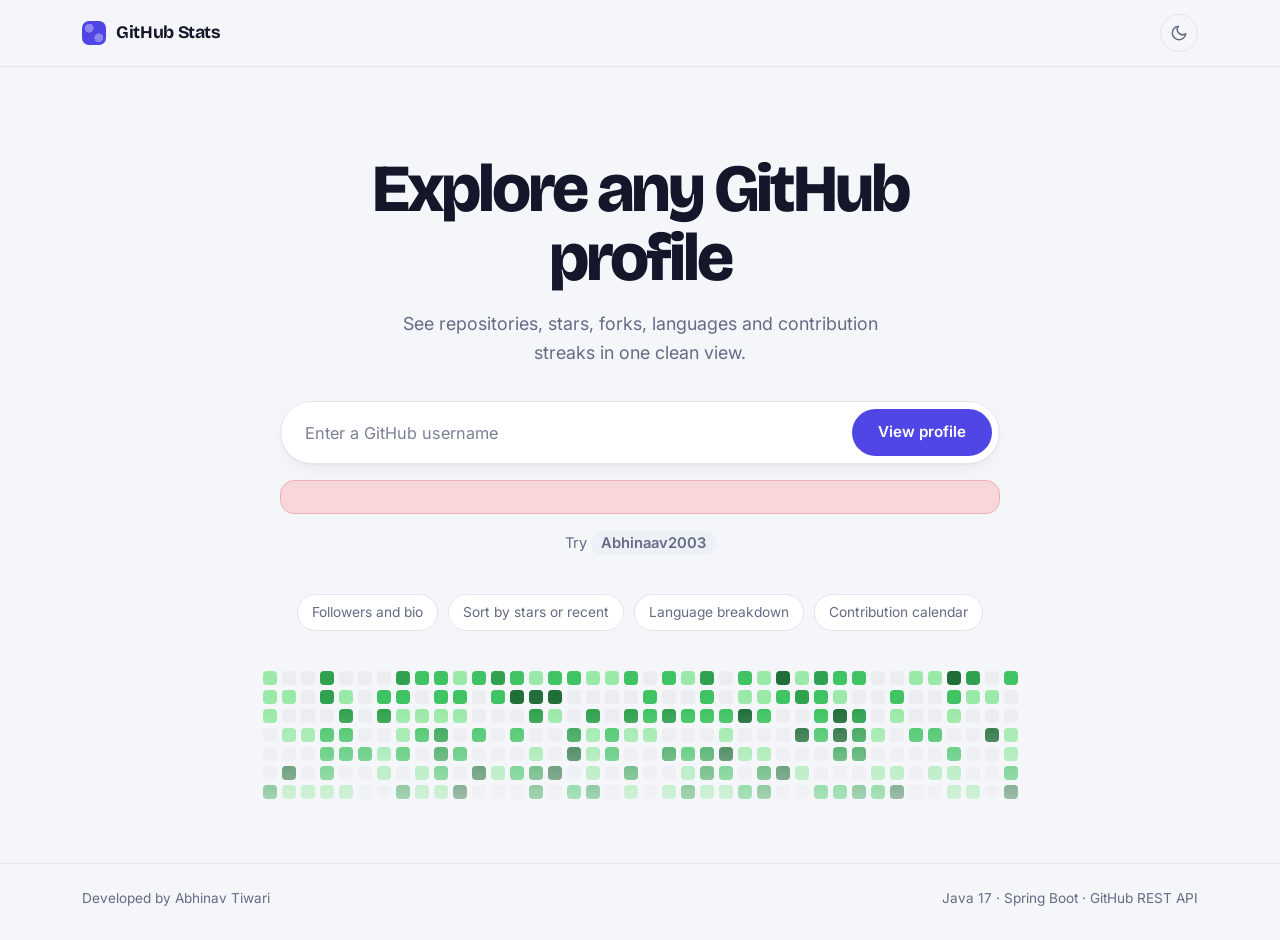
<file: src/main/resources/templates/index.html>
<!DOCTYPE html>
<html lang="en" data-bs-theme="light" xmlns:th="http://www.thymeleaf.org">
<head>
    <meta charset="UTF-8">
    <meta name="viewport" content="width=device-width, initial-scale=1">
    <meta name="description" content="Look up any public GitHub profile and see its repositories, stars, forks, and languages.">
    <title>GitHub Stats Viewer</title>
    <link rel="icon" type="image/x-icon" th:href="@{/assets/favicon.ico}" href="assets/favicon.ico">
    <link rel="preconnect" href="https://fonts.googleapis.com">
    <link rel="preconnect" href="https://fonts.gstatic.com" crossorigin>
    <link href="https://fonts.googleapis.com/css2?family=Bricolage+Grotesque:opsz,wght@12..96,600;12..96,700;12..96,800&family=Inter:wght@400;500;600;700&display=swap" rel="stylesheet">
    <link href="https://cdn.jsdelivr.net/npm/bootstrap@5.3.3/dist/css/bootstrap.min.css" rel="stylesheet">
    <script>
/* Theme: set before first paint (load this script in <head>, synchronously). */
(function () {
  var root = document.documentElement;
  var media = window.matchMedia ? window.matchMedia('(prefers-color-scheme: dark)') : null;
  function stored() { try { return localStorage.getItem('theme'); } catch (e) { return null; } }
  function apply(t) {
    root.setAttribute('data-bs-theme', t);
    var b = document.getElementById('themeToggle');
    if (b) {
      var l = t === 'dark' ? 'Switch to light theme' : 'Switch to dark theme';
      b.setAttribute('aria-label', l); b.setAttribute('title', l);
    }
  }
  apply(stored() || (media && media.matches ? 'dark' : 'light'));

  document.addEventListener('DOMContentLoaded', function () {
    apply(root.getAttribute('data-bs-theme'));
    var b = document.getElementById('themeToggle');
    if (b) b.addEventListener('click', function () {
      var next = root.getAttribute('data-bs-theme') === 'dark' ? 'light' : 'dark';
      try { localStorage.setItem('theme', next); } catch (e) {}
      apply(next);
    });

    /* Decorative contribution-style grid on the home page */
    var g = document.getElementById('heroGrid');
    if (g) {
      var html = '';
      for (var i = 0; i < 7 * 40; i++) {
        var r = Math.random(), lv = r < .38 ? 0 : r < .62 ? 1 : r < .82 ? 2 : r < .94 ? 3 : 4;
        html += '<span class="contribution-day" data-level="' + lv + '"></span>';
      }
      g.innerHTML = html;
    }
  });
  if (media && media.addEventListener) {
    media.addEventListener('change', function (e) { if (!stored()) apply(e.matches ? 'dark' : 'light'); });
  }
})();
    </script>

    <style>
:root, [data-bs-theme="light"] {
  color-scheme: light;
  --bg:#f5f6fa; --panel:#ffffff; --soft:#eef0f7; --border:#e2e5ee;
  --text:#14172a; --muted:#646b84;
  --accent:#4f46e5; --accent-hover:#4338ca; --accent-contrast:#ffffff;
  --ring:rgba(79,70,229,.2); --cell:#ebedf0;
  --lv1:#9be9a8; --lv2:#40c463; --lv3:#30a14e; --lv4:#216e39;
  --shadow:0 1px 2px rgba(20,23,42,.04), 0 8px 24px -12px rgba(20,23,42,.12);
}
[data-bs-theme="dark"] {
  color-scheme: dark;
  --bg:#0a0c16; --panel:#12152a; --soft:#1a1e37; --border:#252a4c;
  --text:#f0f1fa; --muted:#9aa1c0;
  --accent:#8b8dff; --accent-hover:#a6a8ff; --accent-contrast:#0a0c16;
  --ring:rgba(139,141,255,.25); --cell:#161b22;
  --lv1:#0e4429; --lv2:#006d32; --lv3:#26a641; --lv4:#39d353;
  --shadow:0 1px 2px rgba(0,0,0,.3), 0 12px 32px -16px rgba(0,0,0,.6);
}

*{box-sizing:border-box}
body{
  background:var(--bg); color:var(--text);
  font-family:Inter,ui-sans-serif,system-ui,-apple-system,"Segoe UI",sans-serif;
  -webkit-font-smoothing:antialiased; min-height:100vh; display:flex; flex-direction:column;
  transition:background-color .2s ease,color .2s ease;
}
main{flex:1}
h1,h2,h3,.brand,.stat-number{font-family:"Bricolage Grotesque",Inter,system-ui,sans-serif}
a{color:var(--accent)}
.text-secondary{color:var(--muted)!important}
a:focus-visible,button:focus-visible,select:focus-visible,input:focus-visible{outline:2px solid var(--accent);outline-offset:2px}

/* Nav */
.nav-bar{position:sticky;top:0;z-index:20;padding:14px 0;
  background:color-mix(in srgb,var(--bg) 80%,transparent);
  backdrop-filter:blur(14px);-webkit-backdrop-filter:blur(14px);border-bottom:1px solid var(--border)}
.brand{color:var(--text);font-weight:700;font-size:1.1rem;letter-spacing:-.02em;text-decoration:none;display:inline-flex;align-items:center;gap:10px}
.brand:hover{color:var(--text)}
.brand-mark{width:24px;height:24px;border-radius:7px;background:var(--accent);
  background-image:radial-gradient(circle at 30% 30%,rgba(255,255,255,.35) 0 18%,transparent 19%),
  radial-gradient(circle at 70% 70%,rgba(255,255,255,.35) 0 18%,transparent 19%)}
.theme-toggle{display:inline-grid;place-items:center;width:38px;height:38px;padding:0;background:transparent;color:var(--muted);
  border:1px solid var(--border);border-radius:999px;cursor:pointer;transition:color .15s,background-color .15s}
.theme-toggle:hover{color:var(--text);background:var(--soft)}
.theme-toggle svg{width:18px;height:18px}
[data-bs-theme="dark"] .icon-moon,[data-bs-theme="light"] .icon-sun{display:none}
.btn-ghost{display:inline-flex;align-items:center;height:38px;padding:0 16px;color:var(--text);text-decoration:none;
  border:1px solid var(--border);border-radius:999px;font-size:.875rem;font-weight:500;background:var(--panel)}
.btn-ghost:hover{background:var(--soft);color:var(--text)}
.btn-solid{display:block;text-align:center;padding:11px 18px;border-radius:12px;text-decoration:none;
  background:var(--accent);color:var(--accent-contrast);font-weight:600;font-size:.92rem;transition:background-color .15s}
.btn-solid:hover{background:var(--accent-hover);color:var(--accent-contrast)}

/* Home */
.hero{max-width:720px;margin:0 auto;padding:88px 0 40px;text-align:center}
.hero-title{font-size:clamp(2.4rem,7vw,4.2rem);font-weight:800;letter-spacing:-.045em;line-height:1.02;margin-bottom:18px}
.hero-copy{color:var(--muted);font-size:1.12rem;line-height:1.6;margin:0 auto 34px;max-width:46ch}
.search-form{display:flex;align-items:center;gap:8px;padding:7px 7px 7px 20px;background:var(--panel);
  border:1px solid var(--border);border-radius:999px;box-shadow:var(--shadow);transition:border-color .15s,box-shadow .15s}
.search-form:focus-within{border-color:var(--accent);box-shadow:0 0 0 5px var(--ring)}
.search-input{flex:1;min-width:0;padding:11px 4px;font-size:1.02rem;background:transparent!important;color:var(--text)!important;border:0!important;box-shadow:none!important}
.search-input::placeholder{color:var(--muted);opacity:.85}
.search-button{flex-shrink:0;padding:12px 26px;border:0;border-radius:999px;cursor:pointer;background:var(--accent);
  color:var(--accent-contrast);font-weight:600;font-size:.95rem;transition:background-color .15s,transform .1s}
.search-button:hover{background:var(--accent-hover)}
.search-button:active{transform:scale(.97)}
.error-alert{border-radius:14px;text-align:left}
.example{margin-top:18px;font-size:.92rem;color:var(--muted)}
.example a{font-weight:600;text-decoration:none;background:var(--soft);padding:3px 10px;border-radius:999px;color:var(--text)}
.example a:hover{background:var(--ring)}
.features{display:flex;flex-wrap:wrap;justify-content:center;gap:10px;margin-top:40px}
.features span{background:var(--panel);border:1px solid var(--border);border-radius:999px;padding:7px 14px;font-size:.86rem;color:var(--muted)}
.hero-grid-wrap{overflow:hidden;padding-bottom:64px;
  -webkit-mask-image:linear-gradient(to bottom,#000 20%,transparent);mask-image:linear-gradient(to bottom,#000 20%,transparent)}
#heroGrid{display:grid;grid-auto-flow:column;grid-template-rows:repeat(7,14px);grid-auto-columns:14px;gap:5px;width:max-content;margin:0 auto}
#heroGrid .contribution-day{width:14px;height:14px;border-radius:4px}

/* Profile header */
.profile-head{margin:32px 0 24px;padding:28px;background:var(--panel);border:1px solid var(--border);border-radius:22px;box-shadow:var(--shadow)}
.avatar{width:104px;height:104px;border-radius:28px;border:3px solid var(--panel);box-shadow:0 0 0 2px var(--accent);object-fit:cover;background:var(--soft)}
.profile-name{font-size:clamp(1.8rem,4vw,2.5rem);font-weight:800;letter-spacing:-.04em;margin:0}
.profile-handle{color:var(--muted);text-decoration:none;font-weight:500}
.profile-handle:hover{color:var(--accent)}
.profile-bio{max-width:62ch;line-height:1.6;margin:12px 0}
.profile-meta{font-size:.86rem}
.profile-meta>*{background:var(--soft);color:var(--text);padding:5px 12px;border-radius:999px;text-decoration:none}
.profile-meta a:hover{background:var(--ring)}

/* Stats */
.stats,.contribution-stats{display:grid;grid-template-columns:repeat(4,minmax(0,1fr));gap:14px}
.stats{margin-bottom:40px}
.stat,.contribution-stat,.contribution-calendar-card,.side-panel{background:var(--panel);border:1px solid var(--border);border-radius:18px}
.stat,.contribution-stat{padding:20px 22px;min-width:0}
.stat-label{display:block;color:var(--muted);font-size:.84rem;font-weight:500}
.stat-number{display:block;font-size:clamp(1.7rem,3vw,2.25rem);font-weight:700;letter-spacing:-.04em;margin-top:6px;line-height:1.1}
.stat-note{display:block;color:var(--muted);font-size:.78rem;margin-top:2px;overflow-wrap:anywhere}

/* Sections */
.section-title{font-size:1.25rem;font-weight:700;letter-spacing:-.03em;margin:0 0 4px}
.section-sub{color:var(--muted);font-size:.88rem;margin:0}
.contribution-section{margin:0 0 44px}
.contribution-heading,.calendar-heading{display:flex;justify-content:space-between;align-items:center;flex-wrap:wrap;gap:12px}
.calendar-heading h3{font-size:1rem;font-weight:600;margin:0}
.contribution-badge{color:var(--muted);background:var(--soft);border-radius:999px;padding:6px 12px;font-size:.78rem}
.contribution-stats{margin-top:18px}
.contribution-calendar-card{padding:22px;margin-top:14px}
.contribution-calendar-scroll{overflow-x:auto;margin-top:20px;padding:2px 2px 8px}
.contribution-calendar-grid{display:grid;grid-auto-flow:column;grid-template-rows:repeat(7,12px);grid-auto-columns:12px;gap:4px;width:max-content}
.contribution-day,.contribution-legend-cell{display:block;width:12px;height:12px;border-radius:3px;background:var(--cell)}
.contribution-day[data-level="1"],.contribution-legend-cell.level-1{background:var(--lv1)}
.contribution-day[data-level="2"],.contribution-legend-cell.level-2{background:var(--lv2)}
.contribution-day[data-level="3"],.contribution-legend-cell.level-3{background:var(--lv3)}
.contribution-day[data-level="4"],.contribution-legend-cell.level-4{background:var(--lv4)}
.contribution-legend{display:flex;justify-content:flex-end;align-items:center;gap:5px;color:var(--muted);font-size:.75rem;margin-top:10px}
.contribution-empty{color:var(--muted);font-size:.9rem;padding:20px 0 4px}

/* Repos */
.sort-form .form-select{min-width:170px;border-radius:999px;font-size:.85rem;background-color:var(--panel);color:var(--text);border-color:var(--border)}
.sort-form .form-select:focus{border-color:var(--accent);box-shadow:0 0 0 4px var(--ring)}
.repo-list{display:grid;gap:12px;margin-top:20px}
.repo-card{padding:20px 22px;background:var(--panel);border:1px solid var(--border);border-radius:18px;transition:border-color .15s,box-shadow .15s}
.repo-card:hover{border-color:var(--accent);box-shadow:var(--shadow)}
.repo-link{color:var(--text);text-decoration:none;font-weight:600;font-size:1.02rem;overflow-wrap:anywhere}
.repo-link:hover{color:var(--accent)}
.repo-description{color:var(--muted);font-size:.9rem;line-height:1.55;margin:6px 0 14px}
.repo-meta{color:var(--muted);font-size:.84rem}
.repo-open{flex-shrink:0;display:grid;place-items:center;width:34px;height:34px;border-radius:50%;color:var(--muted);text-decoration:none;background:var(--soft)}
.repo-open:hover{color:var(--accent-contrast);background:var(--accent)}
.min-w-0{min-width:0}
.language-dot{display:inline-block;width:9px;height:9px;border-radius:50%;background:var(--accent);margin-right:7px}
.fork-tag{background:var(--soft);border-radius:999px;padding:1px 9px;font-size:.75rem}

/* Sidebar */
.side-panel{padding:24px}
.language-row{margin-top:16px;font-size:.88rem}
.language-progress{height:6px;background:var(--soft);border-radius:99px}
.language-progress .progress-bar{background:var(--accent);border-radius:99px}
.detail-row{display:flex;justify-content:space-between;padding:12px 0;border-bottom:1px solid var(--border);font-size:.9rem}
.detail-row:last-of-type{border-bottom:0;margin-bottom:10px}
.empty-state{padding:40px 10px;text-align:center;color:var(--muted);background:var(--panel);border:1px dashed var(--border);border-radius:18px}

.site-footer{padding:24px 0 32px;border-top:1px solid var(--border);color:var(--muted);font-size:.85rem}

@media (max-width:767px){
  .stats,.contribution-stats{grid-template-columns:repeat(2,minmax(0,1fr))}
  .profile-head{padding:22px}
  .contribution-calendar-card{padding:16px}
}
@media (max-width:576px){
  .hero{padding:48px 0 28px}
  .search-form{flex-wrap:wrap;border-radius:20px;padding:7px}
  .search-input{flex-basis:100%;padding:12px}
  .search-button{width:100%;border-radius:14px}
}
@media (prefers-reduced-motion:reduce){*{transition:none!important}}
    </style>
</head>
<body>
<nav class="nav-bar">
    <div class="container d-flex justify-content-between align-items-center">
        <a class="brand" th:href="@{/}"><span class="brand-mark"></span>GitHub Stats</a>
        <button type="button" id="themeToggle" class="theme-toggle" aria-label="Switch theme" title="Switch theme">
                <svg class="icon-sun" viewBox="0 0 24 24" fill="none" stroke="currentColor" stroke-width="2" stroke-linecap="round" stroke-linejoin="round" aria-hidden="true"><circle cx="12" cy="12" r="4"/><path d="M12 2v2M12 20v2M4.93 4.93l1.41 1.41M17.66 17.66l1.41 1.41M2 12h2M20 12h2M4.93 19.07l1.41-1.41M17.66 6.34l1.41-1.41"/></svg>
                <svg class="icon-moon" viewBox="0 0 24 24" fill="none" stroke="currentColor" stroke-width="2" stroke-linecap="round" stroke-linejoin="round" aria-hidden="true"><path d="M21 12.8A9 9 0 1 1 11.2 3a7 7 0 0 0 9.8 9.8z"/></svg>
            </button>
    </div>
</nav>

<main>
    <div class="container">
        <section class="hero">
            <h1 class="hero-title">Explore any GitHub profile</h1>
            <p class="hero-copy">See repositories, stars, forks, languages and contribution streaks in one clean view.</p>

            <form class="search-form" th:action="@{/profile}" method="get">
                <input class="form-control search-input" type="text" name="username"
                       placeholder="Enter a GitHub username"
                       th:value="${searchedUsername}" required maxlength="39" autocomplete="off"
                       aria-label="GitHub username">
                <button class="search-button" type="submit">View profile</button>
            </form>

            <div class="alert alert-danger error-alert mt-3" role="alert" th:if="${error}" th:text="${error}"></div>

            <div class="example">Try <a th:href="@{/profile(username='Abhinaav2003')}">Abhinaav2003</a></div>

            <div class="features">
                <span>Followers and bio</span>
                <span>Sort by stars or recent</span>
                <span>Language breakdown</span>
                <span>Contribution calendar</span>
            </div>
        </section>
    </div>
    <div class="hero-grid-wrap" aria-hidden="true"><div id="heroGrid"></div></div>
</main>

<footer class="site-footer">
    <div class="container d-flex flex-wrap justify-content-between gap-2">
        <span>Developed by Abhinav Tiwari</span>
        <span>Java 17 · Spring Boot · GitHub REST API</span>
    </div>
</footer>
</body>
</html>
</file>
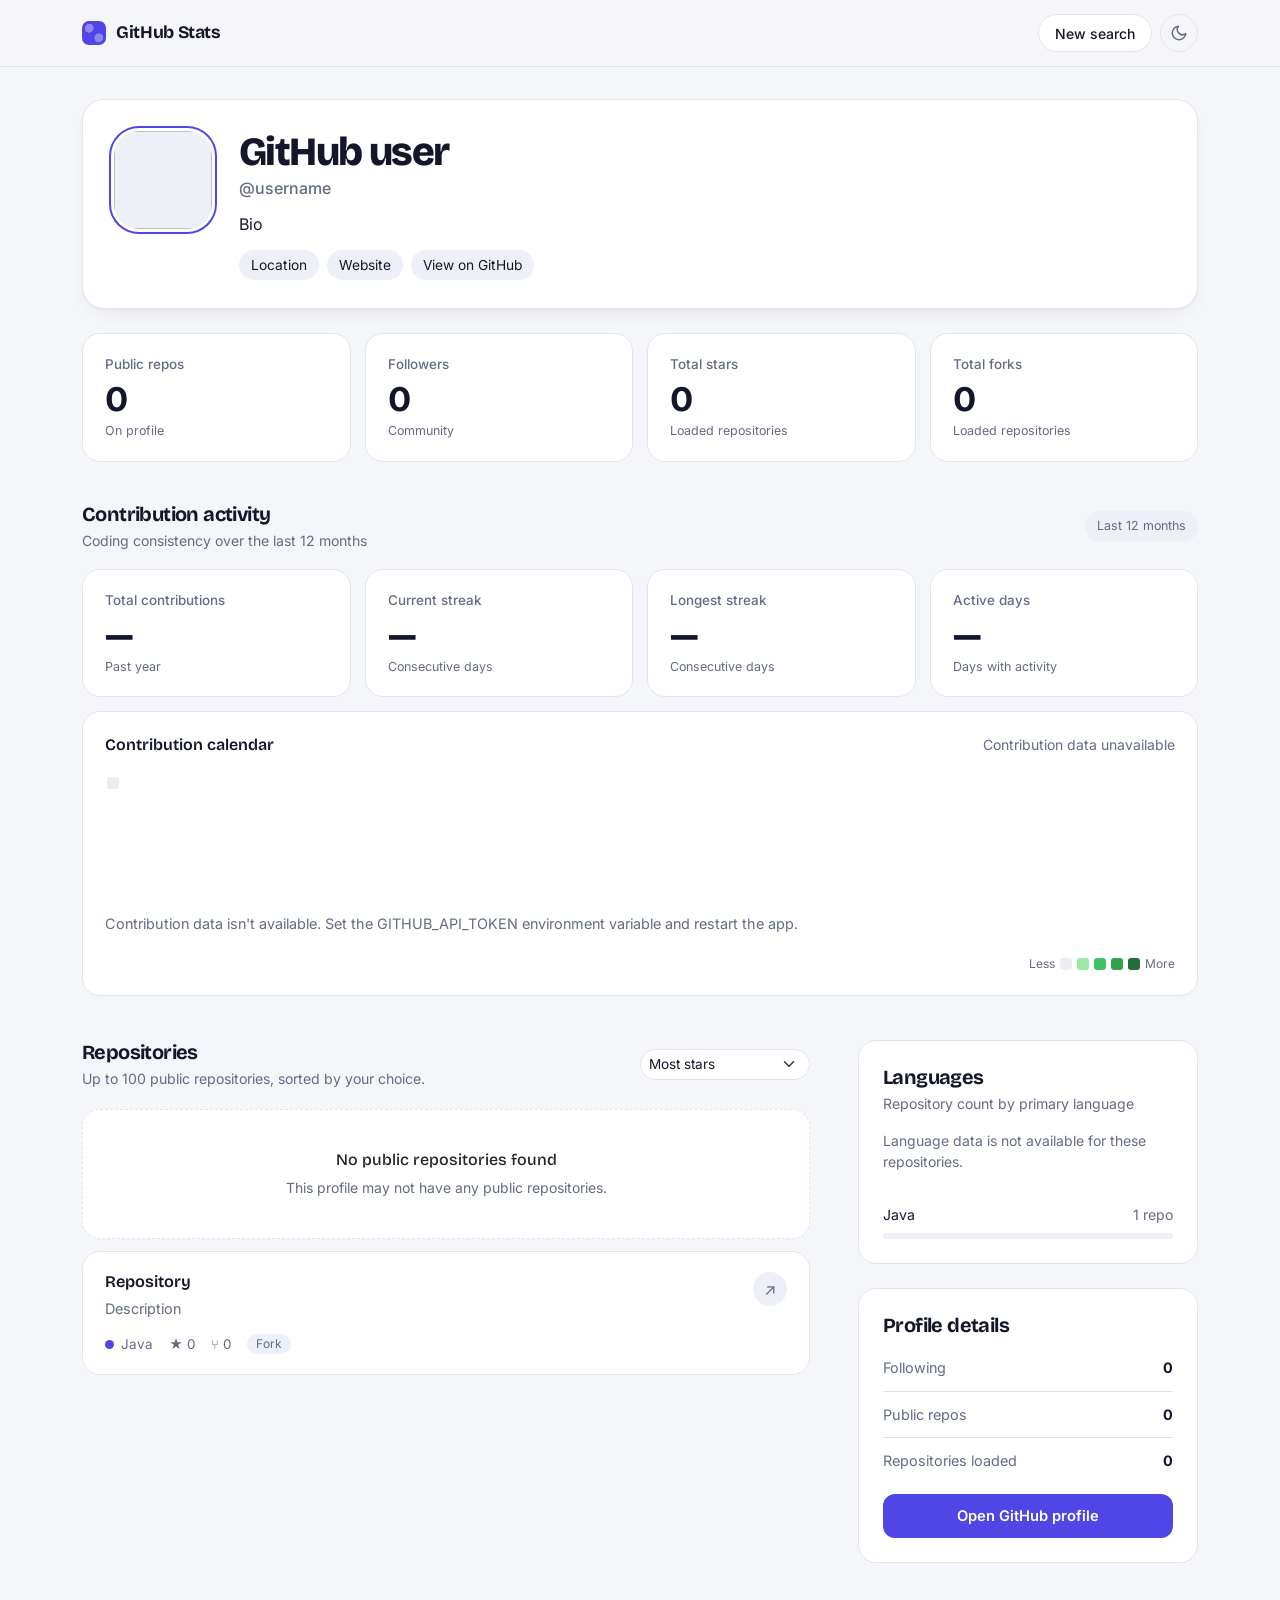
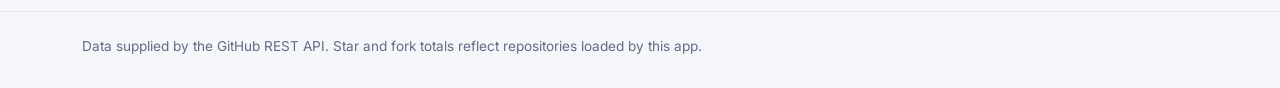
<file: src/main/resources/templates/profile.html>
<!DOCTYPE html>
<html lang="en" data-bs-theme="light" xmlns:th="http://www.thymeleaf.org">
<head>
    <meta charset="UTF-8">
    <meta name="viewport" content="width=device-width, initial-scale=1">
    <title th:text="${profile.login} + ' | GitHub Stats'">GitHub Stats</title>
    <link rel="icon" type="image/x-icon" th:href="@{/assets/favicon.ico}" href="assets/favicon.ico">
    <link rel="preconnect" href="https://fonts.googleapis.com">
    <link rel="preconnect" href="https://fonts.gstatic.com" crossorigin>
    <link href="https://fonts.googleapis.com/css2?family=Bricolage+Grotesque:opsz,wght@12..96,600;12..96,700;12..96,800&family=Inter:wght@400;500;600;700&display=swap" rel="stylesheet">
    <link href="https://cdn.jsdelivr.net/npm/bootstrap@5.3.3/dist/css/bootstrap.min.css" rel="stylesheet">
    <script>
/* Theme: set before first paint (load this script in <head>, synchronously). */
(function () {
  var root = document.documentElement;
  var media = window.matchMedia ? window.matchMedia('(prefers-color-scheme: dark)') : null;
  function stored() { try { return localStorage.getItem('theme'); } catch (e) { return null; } }
  function apply(t) {
    root.setAttribute('data-bs-theme', t);
    var b = document.getElementById('themeToggle');
    if (b) {
      var l = t === 'dark' ? 'Switch to light theme' : 'Switch to dark theme';
      b.setAttribute('aria-label', l); b.setAttribute('title', l);
    }
  }
  apply(stored() || (media && media.matches ? 'dark' : 'light'));

  document.addEventListener('DOMContentLoaded', function () {
    apply(root.getAttribute('data-bs-theme'));
    var b = document.getElementById('themeToggle');
    if (b) b.addEventListener('click', function () {
      var next = root.getAttribute('data-bs-theme') === 'dark' ? 'light' : 'dark';
      try { localStorage.setItem('theme', next); } catch (e) {}
      apply(next);
    });

    /* Decorative contribution-style grid on the home page */
    var g = document.getElementById('heroGrid');
    if (g) {
      var html = '';
      for (var i = 0; i < 7 * 40; i++) {
        var r = Math.random(), lv = r < .38 ? 0 : r < .62 ? 1 : r < .82 ? 2 : r < .94 ? 3 : 4;
        html += '<span class="contribution-day" data-level="' + lv + '"></span>';
      }
      g.innerHTML = html;
    }
  });
  if (media && media.addEventListener) {
    media.addEventListener('change', function (e) { if (!stored()) apply(e.matches ? 'dark' : 'light'); });
  }
})();
    </script>

    <style>
:root, [data-bs-theme="light"] {
  color-scheme: light;
  --bg:#f5f6fa; --panel:#ffffff; --soft:#eef0f7; --border:#e2e5ee;
  --text:#14172a; --muted:#646b84;
  --accent:#4f46e5; --accent-hover:#4338ca; --accent-contrast:#ffffff;
  --ring:rgba(79,70,229,.2); --cell:#ebedf0;
  --lv1:#9be9a8; --lv2:#40c463; --lv3:#30a14e; --lv4:#216e39;
  --shadow:0 1px 2px rgba(20,23,42,.04), 0 8px 24px -12px rgba(20,23,42,.12);
}
[data-bs-theme="dark"] {
  color-scheme: dark;
  --bg:#0a0c16; --panel:#12152a; --soft:#1a1e37; --border:#252a4c;
  --text:#f0f1fa; --muted:#9aa1c0;
  --accent:#8b8dff; --accent-hover:#a6a8ff; --accent-contrast:#0a0c16;
  --ring:rgba(139,141,255,.25); --cell:#161b22;
  --lv1:#0e4429; --lv2:#006d32; --lv3:#26a641; --lv4:#39d353;
  --shadow:0 1px 2px rgba(0,0,0,.3), 0 12px 32px -16px rgba(0,0,0,.6);
}

*{box-sizing:border-box}
body{
  background:var(--bg); color:var(--text);
  font-family:Inter,ui-sans-serif,system-ui,-apple-system,"Segoe UI",sans-serif;
  -webkit-font-smoothing:antialiased; min-height:100vh; display:flex; flex-direction:column;
  transition:background-color .2s ease,color .2s ease;
}
main{flex:1}
h1,h2,h3,.brand,.stat-number{font-family:"Bricolage Grotesque",Inter,system-ui,sans-serif}
a{color:var(--accent)}
.text-secondary{color:var(--muted)!important}
a:focus-visible,button:focus-visible,select:focus-visible,input:focus-visible{outline:2px solid var(--accent);outline-offset:2px}

/* Nav */
.nav-bar{position:sticky;top:0;z-index:20;padding:14px 0;
  background:color-mix(in srgb,var(--bg) 80%,transparent);
  backdrop-filter:blur(14px);-webkit-backdrop-filter:blur(14px);border-bottom:1px solid var(--border)}
.brand{color:var(--text);font-weight:700;font-size:1.1rem;letter-spacing:-.02em;text-decoration:none;display:inline-flex;align-items:center;gap:10px}
.brand:hover{color:var(--text)}
.brand-mark{width:24px;height:24px;border-radius:7px;background:var(--accent);
  background-image:radial-gradient(circle at 30% 30%,rgba(255,255,255,.35) 0 18%,transparent 19%),
  radial-gradient(circle at 70% 70%,rgba(255,255,255,.35) 0 18%,transparent 19%)}
.theme-toggle{display:inline-grid;place-items:center;width:38px;height:38px;padding:0;background:transparent;color:var(--muted);
  border:1px solid var(--border);border-radius:999px;cursor:pointer;transition:color .15s,background-color .15s}
.theme-toggle:hover{color:var(--text);background:var(--soft)}
.theme-toggle svg{width:18px;height:18px}
[data-bs-theme="dark"] .icon-moon,[data-bs-theme="light"] .icon-sun{display:none}
.btn-ghost{display:inline-flex;align-items:center;height:38px;padding:0 16px;color:var(--text);text-decoration:none;
  border:1px solid var(--border);border-radius:999px;font-size:.875rem;font-weight:500;background:var(--panel)}
.btn-ghost:hover{background:var(--soft);color:var(--text)}
.btn-solid{display:block;text-align:center;padding:11px 18px;border-radius:12px;text-decoration:none;
  background:var(--accent);color:var(--accent-contrast);font-weight:600;font-size:.92rem;transition:background-color .15s}
.btn-solid:hover{background:var(--accent-hover);color:var(--accent-contrast)}

/* Home */
.hero{max-width:720px;margin:0 auto;padding:88px 0 40px;text-align:center}
.hero-title{font-size:clamp(2.4rem,7vw,4.2rem);font-weight:800;letter-spacing:-.045em;line-height:1.02;margin-bottom:18px}
.hero-copy{color:var(--muted);font-size:1.12rem;line-height:1.6;margin:0 auto 34px;max-width:46ch}
.search-form{display:flex;align-items:center;gap:8px;padding:7px 7px 7px 20px;background:var(--panel);
  border:1px solid var(--border);border-radius:999px;box-shadow:var(--shadow);transition:border-color .15s,box-shadow .15s}
.search-form:focus-within{border-color:var(--accent);box-shadow:0 0 0 5px var(--ring)}
.search-input{flex:1;min-width:0;padding:11px 4px;font-size:1.02rem;background:transparent!important;color:var(--text)!important;border:0!important;box-shadow:none!important}
.search-input::placeholder{color:var(--muted);opacity:.85}
.search-button{flex-shrink:0;padding:12px 26px;border:0;border-radius:999px;cursor:pointer;background:var(--accent);
  color:var(--accent-contrast);font-weight:600;font-size:.95rem;transition:background-color .15s,transform .1s}
.search-button:hover{background:var(--accent-hover)}
.search-button:active{transform:scale(.97)}
.error-alert{border-radius:14px;text-align:left}
.example{margin-top:18px;font-size:.92rem;color:var(--muted)}
.example a{font-weight:600;text-decoration:none;background:var(--soft);padding:3px 10px;border-radius:999px;color:var(--text)}
.example a:hover{background:var(--ring)}
.features{display:flex;flex-wrap:wrap;justify-content:center;gap:10px;margin-top:40px}
.features span{background:var(--panel);border:1px solid var(--border);border-radius:999px;padding:7px 14px;font-size:.86rem;color:var(--muted)}
.hero-grid-wrap{overflow:hidden;padding-bottom:64px;
  -webkit-mask-image:linear-gradient(to bottom,#000 20%,transparent);mask-image:linear-gradient(to bottom,#000 20%,transparent)}
#heroGrid{display:grid;grid-auto-flow:column;grid-template-rows:repeat(7,14px);grid-auto-columns:14px;gap:5px;width:max-content;margin:0 auto}
#heroGrid .contribution-day{width:14px;height:14px;border-radius:4px}

/* Profile header */
.profile-head{margin:32px 0 24px;padding:28px;background:var(--panel);border:1px solid var(--border);border-radius:22px;box-shadow:var(--shadow)}
.avatar{width:104px;height:104px;border-radius:28px;border:3px solid var(--panel);box-shadow:0 0 0 2px var(--accent);object-fit:cover;background:var(--soft)}
.profile-name{font-size:clamp(1.8rem,4vw,2.5rem);font-weight:800;letter-spacing:-.04em;margin:0}
.profile-handle{color:var(--muted);text-decoration:none;font-weight:500}
.profile-handle:hover{color:var(--accent)}
.profile-bio{max-width:62ch;line-height:1.6;margin:12px 0}
.profile-meta{font-size:.86rem}
.profile-meta>*{background:var(--soft);color:var(--text);padding:5px 12px;border-radius:999px;text-decoration:none}
.profile-meta a:hover{background:var(--ring)}

/* Stats */
.stats,.contribution-stats{display:grid;grid-template-columns:repeat(4,minmax(0,1fr));gap:14px}
.stats{margin-bottom:40px}
.stat,.contribution-stat,.contribution-calendar-card,.side-panel{background:var(--panel);border:1px solid var(--border);border-radius:18px}
.stat,.contribution-stat{padding:20px 22px;min-width:0}
.stat-label{display:block;color:var(--muted);font-size:.84rem;font-weight:500}
.stat-number{display:block;font-size:clamp(1.7rem,3vw,2.25rem);font-weight:700;letter-spacing:-.04em;margin-top:6px;line-height:1.1}
.stat-note{display:block;color:var(--muted);font-size:.78rem;margin-top:2px;overflow-wrap:anywhere}

/* Sections */
.section-title{font-size:1.25rem;font-weight:700;letter-spacing:-.03em;margin:0 0 4px}
.section-sub{color:var(--muted);font-size:.88rem;margin:0}
.contribution-section{margin:0 0 44px}
.contribution-heading,.calendar-heading{display:flex;justify-content:space-between;align-items:center;flex-wrap:wrap;gap:12px}
.calendar-heading h3{font-size:1rem;font-weight:600;margin:0}
.contribution-badge{color:var(--muted);background:var(--soft);border-radius:999px;padding:6px 12px;font-size:.78rem}
.contribution-stats{margin-top:18px}
.contribution-calendar-card{padding:22px;margin-top:14px}
.contribution-calendar-scroll{overflow-x:auto;margin-top:20px;padding:2px 2px 8px}
.contribution-calendar-grid{display:grid;grid-auto-flow:column;grid-template-rows:repeat(7,12px);grid-auto-columns:12px;gap:4px;width:max-content}
.contribution-day,.contribution-legend-cell{display:block;width:12px;height:12px;border-radius:3px;background:var(--cell)}
.contribution-day[data-level="1"],.contribution-legend-cell.level-1{background:var(--lv1)}
.contribution-day[data-level="2"],.contribution-legend-cell.level-2{background:var(--lv2)}
.contribution-day[data-level="3"],.contribution-legend-cell.level-3{background:var(--lv3)}
.contribution-day[data-level="4"],.contribution-legend-cell.level-4{background:var(--lv4)}
.contribution-legend{display:flex;justify-content:flex-end;align-items:center;gap:5px;color:var(--muted);font-size:.75rem;margin-top:10px}
.contribution-empty{color:var(--muted);font-size:.9rem;padding:20px 0 4px}

/* Repos */
.sort-form .form-select{min-width:170px;border-radius:999px;font-size:.85rem;background-color:var(--panel);color:var(--text);border-color:var(--border)}
.sort-form .form-select:focus{border-color:var(--accent);box-shadow:0 0 0 4px var(--ring)}
.repo-list{display:grid;gap:12px;margin-top:20px}
.repo-card{padding:20px 22px;background:var(--panel);border:1px solid var(--border);border-radius:18px;transition:border-color .15s,box-shadow .15s}
.repo-card:hover{border-color:var(--accent);box-shadow:var(--shadow)}
.repo-link{color:var(--text);text-decoration:none;font-weight:600;font-size:1.02rem;overflow-wrap:anywhere}
.repo-link:hover{color:var(--accent)}
.repo-description{color:var(--muted);font-size:.9rem;line-height:1.55;margin:6px 0 14px}
.repo-meta{color:var(--muted);font-size:.84rem}
.repo-open{flex-shrink:0;display:grid;place-items:center;width:34px;height:34px;border-radius:50%;color:var(--muted);text-decoration:none;background:var(--soft)}
.repo-open:hover{color:var(--accent-contrast);background:var(--accent)}
.min-w-0{min-width:0}
.language-dot{display:inline-block;width:9px;height:9px;border-radius:50%;background:var(--accent);margin-right:7px}
.fork-tag{background:var(--soft);border-radius:999px;padding:1px 9px;font-size:.75rem}

/* Sidebar */
.side-panel{padding:24px}
.language-row{margin-top:16px;font-size:.88rem}
.language-progress{height:6px;background:var(--soft);border-radius:99px}
.language-progress .progress-bar{background:var(--accent);border-radius:99px}
.detail-row{display:flex;justify-content:space-between;padding:12px 0;border-bottom:1px solid var(--border);font-size:.9rem}
.detail-row:last-of-type{border-bottom:0;margin-bottom:10px}
.empty-state{padding:40px 10px;text-align:center;color:var(--muted);background:var(--panel);border:1px dashed var(--border);border-radius:18px}

.site-footer{padding:24px 0 32px;border-top:1px solid var(--border);color:var(--muted);font-size:.85rem}

@media (max-width:767px){
  .stats,.contribution-stats{grid-template-columns:repeat(2,minmax(0,1fr))}
  .profile-head{padding:22px}
  .contribution-calendar-card{padding:16px}
}
@media (max-width:576px){
  .hero{padding:48px 0 28px}
  .search-form{flex-wrap:wrap;border-radius:20px;padding:7px}
  .search-input{flex-basis:100%;padding:12px}
  .search-button{width:100%;border-radius:14px}
}
@media (prefers-reduced-motion:reduce){*{transition:none!important}}
    </style>
</head>
<body>
<nav class="nav-bar">
    <div class="container d-flex justify-content-between align-items-center">
        <a class="brand" th:href="@{/}"><span class="brand-mark"></span>GitHub Stats</a>
        <div class="d-flex align-items-center gap-2">
            <a class="btn-ghost" th:href="@{/}">New search</a>
            <button type="button" id="themeToggle" class="theme-toggle" aria-label="Switch theme" title="Switch theme">
                <svg class="icon-sun" viewBox="0 0 24 24" fill="none" stroke="currentColor" stroke-width="2" stroke-linecap="round" stroke-linejoin="round" aria-hidden="true"><circle cx="12" cy="12" r="4"/><path d="M12 2v2M12 20v2M4.93 4.93l1.41 1.41M17.66 17.66l1.41 1.41M2 12h2M20 12h2M4.93 19.07l1.41-1.41M17.66 6.34l1.41-1.41"/></svg>
                <svg class="icon-moon" viewBox="0 0 24 24" fill="none" stroke="currentColor" stroke-width="2" stroke-linecap="round" stroke-linejoin="round" aria-hidden="true"><path d="M21 12.8A9 9 0 1 1 11.2 3a7 7 0 0 0 9.8 9.8z"/></svg>
            </button>
        </div>
    </div>
</nav>

<main class="container">
    <section class="profile-head">
        <div class="d-flex flex-column flex-md-row align-items-center align-items-md-start gap-4">
            <img class="avatar" th:src="${profile.avatarUrl}" th:alt="${profile.login} + ' avatar'">
            <div class="flex-grow-1 text-center text-md-start">
                <h1 class="profile-name" th:text="${profile.name != null and !profile.name.isBlank() ? profile.name : profile.login}">GitHub user</h1>
                <a class="profile-handle" th:href="${profile.htmlUrl}" target="_blank" rel="noopener noreferrer" th:text="'@' + ${profile.login}">@username</a>
                <p class="profile-bio mx-auto mx-md-0" th:text="${profile.bio != null and !profile.bio.isBlank() ? profile.bio : 'No public bio provided.'}">Bio</p>
                <div class="d-flex flex-wrap justify-content-center justify-content-md-start gap-2 profile-meta">
                    <span th:if="${profile.location != null and !profile.location.isBlank()}" th:text="${profile.location}">Location</span>
                    <a th:if="${profile.blog != null and !profile.blog.isBlank()}" th:href="${profile.blog.startsWith('http') ? profile.blog : 'https://' + profile.blog}" target="_blank" rel="noopener noreferrer">Website</a>
                    <a th:href="${profile.htmlUrl}" target="_blank" rel="noopener noreferrer">View on GitHub</a>
                </div>
            </div>
        </div>
    </section>

    <section class="stats">
        <div class="stat"><span class="stat-label">Public repos</span><strong class="stat-number" th:text="${profile.publicRepos}">0</strong><span class="stat-note">On profile</span></div>
        <div class="stat"><span class="stat-label">Followers</span><strong class="stat-number" th:text="${profile.followers}">0</strong><span class="stat-note">Community</span></div>
        <div class="stat"><span class="stat-label">Total stars</span><strong class="stat-number" th:text="${totalStars}">0</strong><span class="stat-note">Loaded repositories</span></div>
        <div class="stat"><span class="stat-label">Total forks</span><strong class="stat-number" th:text="${totalForks}">0</strong><span class="stat-note">Loaded repositories</span></div>
    </section>

    <!-- Contribution activity: populated by the Spring Boot controller -->
    <section class="contribution-section" aria-labelledby="contribution-title">
        <div class="contribution-heading">
            <div>
                <h2 class="section-title" id="contribution-title">Contribution activity</h2>
                <p class="section-sub">Coding consistency over the last 12 months</p>
            </div>
            <span class="contribution-badge">Last 12 months</span>
        </div>

        <div class="contribution-stats">
            <div class="contribution-stat">
                <span class="stat-label">Total contributions</span>
                <strong class="stat-number" th:text="${contributionStats != null ? contributionStats.totalContributions : '—'}">—</strong>
                <span class="stat-note">Past year</span>
            </div>
            <div class="contribution-stat">
                <span class="stat-label">Current streak</span>
                <strong class="stat-number" th:text="${contributionStats != null ? contributionStats.currentStreak : '—'}">—</strong>
                <span class="stat-note" th:text="${contributionStats != null and contributionStats.currentStreak > 0 ? contributionStats.currentStreakStart + ' → ' + contributionStats.currentStreakEnd : 'No active streak'}">Consecutive days</span>
            </div>
            <div class="contribution-stat">
                <span class="stat-label">Longest streak</span>
                <strong class="stat-number" th:text="${contributionStats != null ? contributionStats.longestStreak : '—'}">—</strong>
                <span class="stat-note" th:text="${contributionStats != null and contributionStats.longestStreak > 0 ? contributionStats.longestStreakStart + ' → ' + contributionStats.longestStreakEnd : 'No streak yet'}">Consecutive days</span>
            </div>
            <div class="contribution-stat">
                <span class="stat-label">Active days</span>
                <strong class="stat-number" th:text="${contributionStats != null ? contributionStats.activeDays : '—'}">—</strong>
                <span class="stat-note">Days with activity</span>
            </div>
        </div>

        <div class="contribution-calendar-card">
            <div class="calendar-heading">
                <h3>Contribution calendar</h3>
                <span class="text-secondary small" th:text="${contributionStats != null ? contributionStats.totalContributions + ' contributions' : 'Contribution data unavailable'}">Contribution data unavailable</span>
            </div>

            <div th:if="${contributionStats != null and !#lists.isEmpty(contributionStats.calendarDays)}" class="contribution-calendar-scroll">
                <div class="contribution-calendar-grid">
                    <span class="contribution-day"
                          th:each="day : ${contributionStats.calendarDays}"
                          th:attr="data-level=${day.level},
                                   title=${day.date + ': ' + day.count + ' contributions'},
                                   aria-label=${day.date + ': ' + day.count + ' contributions'}"></span>
                </div>
            </div>
            <p class="contribution-empty" th:if="${contributionStats == null or #lists.isEmpty(contributionStats.calendarDays)}">
                <span th:text="${contributionError != null ? contributionError : 'Contribution data is not available for this profile.'}">Contribution data isn't available.</span>
                <span th:if="${contributionError != null and contributionError.contains('token')}"> Set the GITHUB_API_TOKEN environment variable and restart the app.</span>
            </p>

            <div class="contribution-legend" aria-label="Contribution activity legend">
                <span>Less</span>
                <span class="contribution-legend-cell"></span>
                <span class="contribution-legend-cell level-1"></span>
                <span class="contribution-legend-cell level-2"></span>
                <span class="contribution-legend-cell level-3"></span>
                <span class="contribution-legend-cell level-4"></span>
                <span>More</span>
            </div>
        </div>
    </section>

    <section class="row g-5 mb-5">
        <div class="col-lg-8">
            <div class="d-flex flex-column flex-sm-row justify-content-between align-items-sm-center gap-3">
                <div>
                    <h2 class="section-title">Repositories</h2>
                    <p class="section-sub">Up to 100 public repositories, sorted by your choice.</p>
                </div>
                <form th:action="@{/profile}" method="get" class="sort-form">
                    <input type="hidden" name="username" th:value="${profile.login}">
                    <label class="visually-hidden" for="sort">Sort repositories</label>
                    <select class="form-select form-select-sm" name="sort" id="sort" onchange="this.form.submit()">
                        <option value="stars" th:selected="${sort == 'stars'}">Most stars</option>
                        <option value="updated" th:selected="${sort == 'updated'}">Recently updated</option>
                        <option value="name" th:selected="${sort == 'name'}">Name A–Z</option>
                    </select>
                </form>
            </div>

            <div class="repo-list">
                <div th:if="${#lists.isEmpty(repositories)}" class="empty-state">
                    <h3 class="h6 text-body">No public repositories found</h3>
                    <p class="mb-0 small">This profile may not have any public repositories.</p>
                </div>

                <article class="repo-card" th:each="repo : ${repositories}">
                    <div class="d-flex justify-content-between align-items-start gap-3">
                        <div class="min-w-0">
                            <h3 class="h6 mb-0"><a class="repo-link" th:href="${repo.htmlUrl}" target="_blank" rel="noopener noreferrer" th:text="${repo.name}">Repository</a></h3>
                            <p class="repo-description" th:text="${repo.description != null and !repo.description.isBlank() ? repo.description : 'No description provided.'}">Description</p>
                            <div class="d-flex flex-wrap align-items-center gap-3 repo-meta">
                                <span th:if="${repo.language != null and !repo.language.isBlank()}"><span class="language-dot"></span><span th:text="${repo.language}">Java</span></span>
                                <span>★ <span th:text="${repo.stars}">0</span></span>
                                <span>⑂ <span th:text="${repo.forks}">0</span></span>
                                <span class="fork-tag" th:if="${repo.fork}">Fork</span>
                            </div>
                        </div>
                        <a class="repo-open" th:href="${repo.htmlUrl}" target="_blank" rel="noopener noreferrer" aria-label="Open repository">↗</a>
                    </div>
                </article>
            </div>
        </div>

        <div class="col-lg-4">
            <aside class="side-panel mb-4">
                <h2 class="section-title">Languages</h2>
                <p class="section-sub">Repository count by primary language</p>
                <div th:if="${#maps.isEmpty(languages)}" class="text-secondary small py-3">Language data is not available for these repositories.</div>
                <div class="language-row" th:each="entry : ${languages}">
                    <div class="d-flex justify-content-between gap-2 mb-2">
                        <span th:text="${entry.key}">Java</span>
                        <span class="text-secondary" th:text="${entry.value} + (${entry.value == 1} ? ' repo' : ' repos')">1 repo</span>
                    </div>
                    <div class="progress language-progress">
                        <div class="progress-bar" role="progressbar"
                             th:style="'width:' + (${repositories.size() > 0 ? entry.value * 100.0 / repositories.size() : 0}) + '%'"></div>
                    </div>
                </div>
            </aside>

            <aside class="side-panel">
                <h2 class="section-title mb-2">Profile details</h2>
                <div class="detail-row"><span class="text-secondary">Following</span><strong th:text="${profile.following}">0</strong></div>
                <div class="detail-row"><span class="text-secondary">Public repos</span><strong th:text="${profile.publicRepos}">0</strong></div>
                <div class="detail-row"><span class="text-secondary">Repositories loaded</span><strong th:text="${repositories.size()}">0</strong></div>
                <a class="btn-solid mt-2" th:href="${profile.htmlUrl}" target="_blank" rel="noopener noreferrer">Open GitHub profile</a>
            </aside>
        </div>
    </section>
</main>

<footer class="site-footer">
    <div class="container">Data supplied by the GitHub REST API. Star and fork totals reflect repositories loaded by this app.</div>
</footer>
</body>
</html>
</file>
